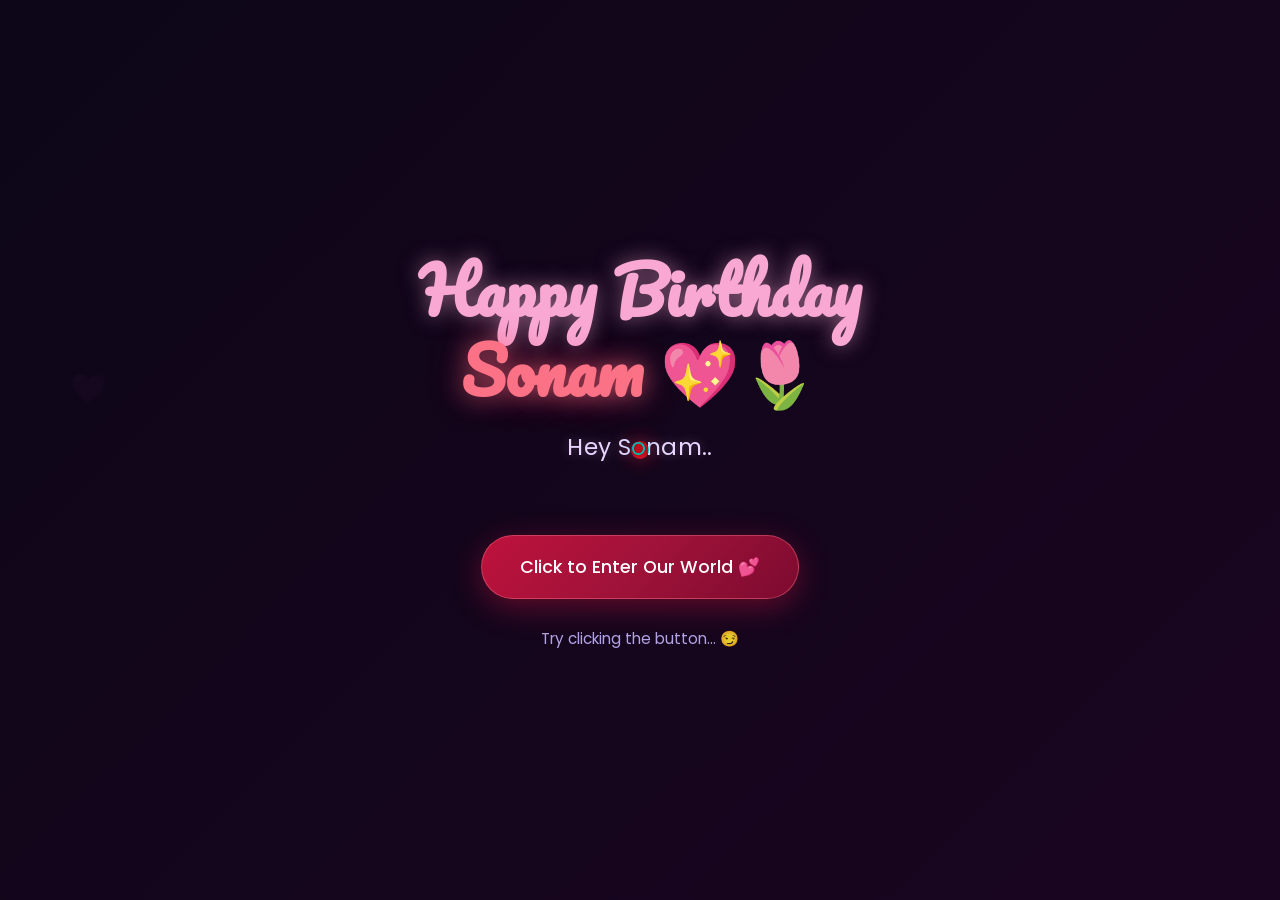
<file: index.html>
<!DOCTYPE html>
<html lang="en">
<head>
    <meta charset="UTF-8">
    <meta name="viewport" content="width=device-width, initial-scale=1.0">
    <title>Happy Birthday Sonam 💖</title>
    <script src="https://cdnjs.cloudflare.com/ajax/libs/gsap/3.12.5/gsap.min.js"></script>
    <link rel="stylesheet" href="style.css">
    <link href="https://fonts.googleapis.com/css2?family=Pacifico&family=Poppins:wght@300;400;500;600&display=swap" rel="stylesheet">
</head>
<body>
    <div class="cursor"></div>
    <div class="floating-container" id="floatingContainer"></div>

    <div class="container">
        <h1 class="title">
            <span class="happy">Happy Birthday</span><br>
            <span class="name">Sonam</span> 💖🌷
        </h1>
        <div class="greeting" id="greeting"></div>
        
        <button class="cta-button" id="enterBtn">
            Click to Enter Our World 💕
        </button>
        
        <p class="hint" id="hintText">Try clicking the button... 😏</p>
    </div>

    <script src="script.js"></script>
</body>
</html>
</file>
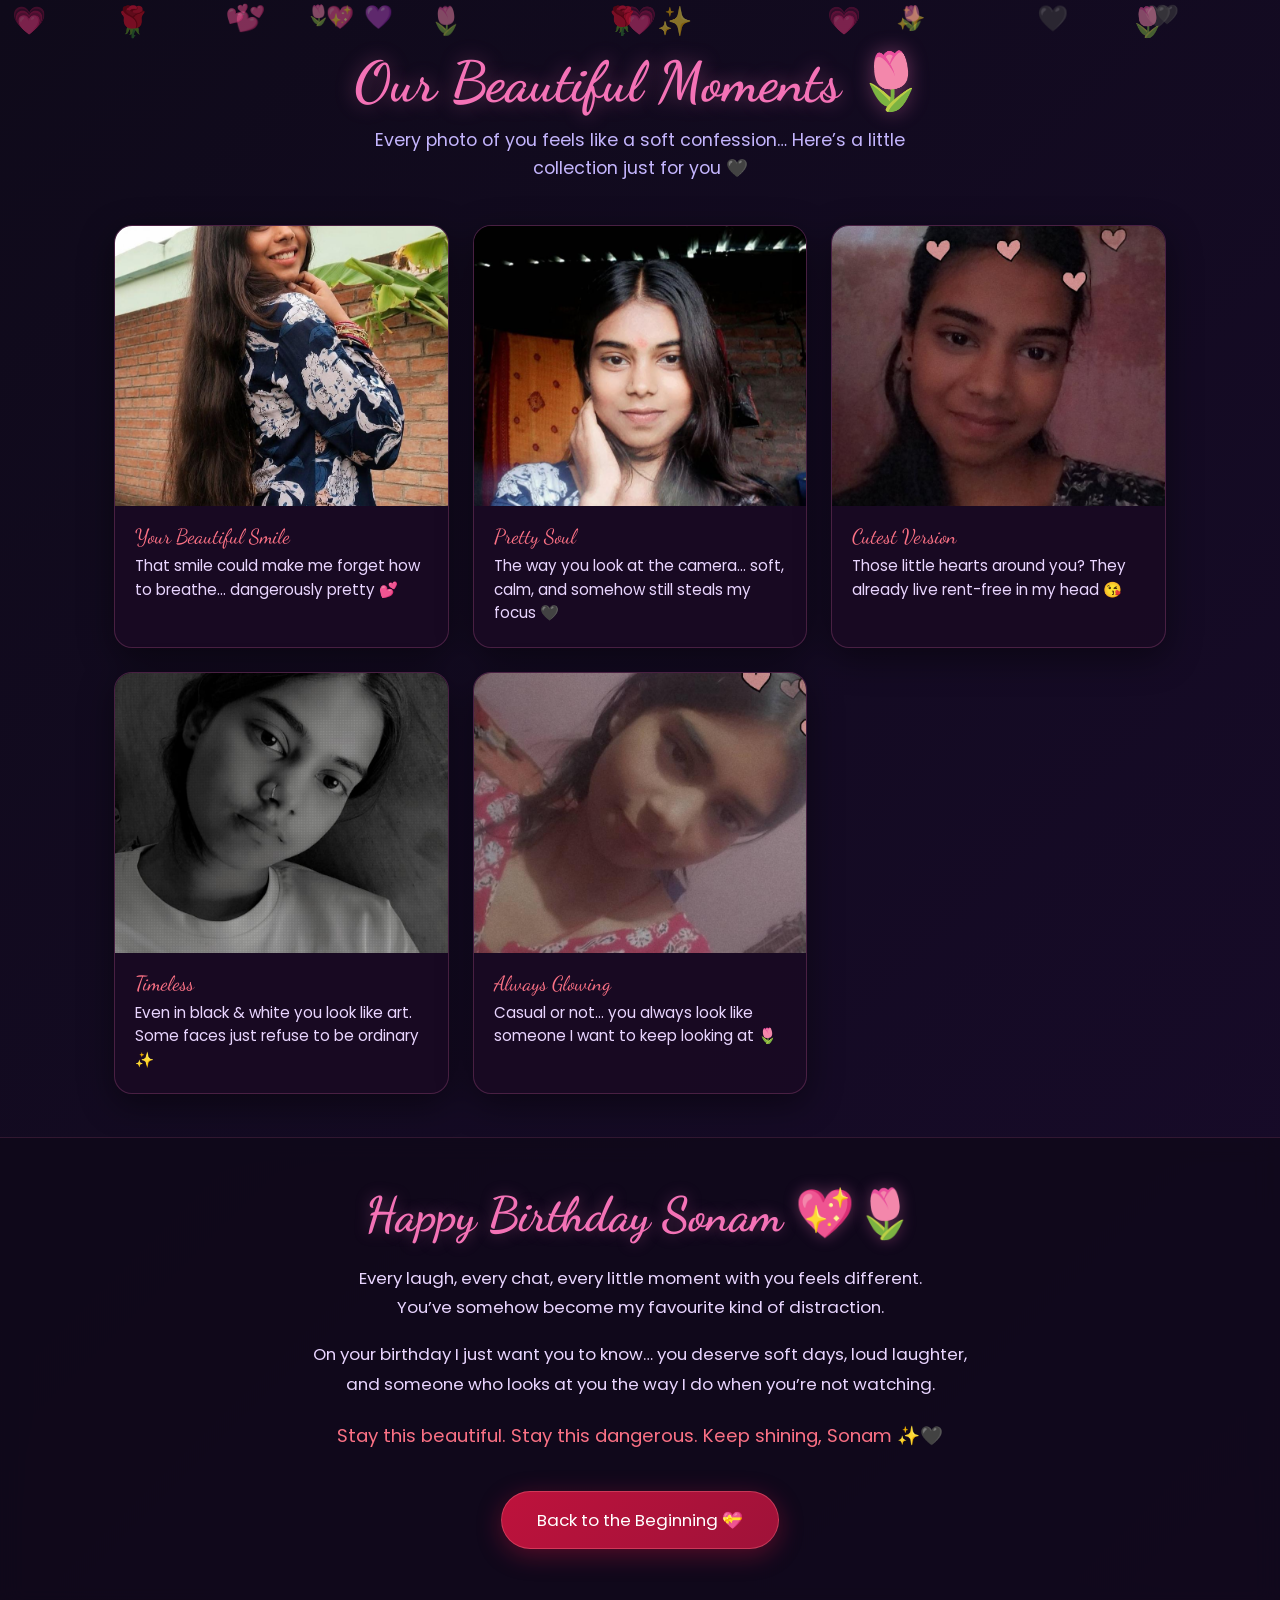
<file: memories.html>
<!DOCTYPE html>
<html lang="en">
<head>
    <meta charset="UTF-8">
    <meta name="viewport" content="width=device-width, initial-scale=1.0">
    <title>Our Moments - Sonam ✨</title>
    <script src="https://cdnjs.cloudflare.com/ajax/libs/gsap/3.12.5/gsap.min.js"></script>
    <link href="https://fonts.googleapis.com/css2?family=Pacifico&family=Poppins:wght@300;400;500;600&family=Dancing+Script:wght@600;700&display=swap" rel="stylesheet">
    <style>
        * { margin: 0; padding: 0; box-sizing: border-box; }

        body {
            min-height: 100vh;
            background: linear-gradient(135deg, #0f0a1a 0%, #1a0b2e 30%, #2d0a1f 60%, #1a0520 100%);
            background-size: 400% 400%;
            animation: gradientFlow 18s ease infinite;
            font-family: 'Poppins', sans-serif;
            color: #f3e8ff;
            overflow-x: hidden;
        }

        @keyframes gradientFlow {
            0% { background-position: 0% 50%; }
            50% { background-position: 100% 50%; }
            100% { background-position: 0% 50%; }
        }

        .floating-hearts {
            position: fixed;
            inset: 0;
            pointer-events: none;
            z-index: 1;
        }

        .heart {
            position: absolute;
            font-size: 1.35rem;
            opacity: 0.5;
            animation: floatUp linear infinite;
        }

        @keyframes floatUp {
            0% { transform: translateY(100vh) rotate(0deg); opacity: 0; }
            15% { opacity: 0.55; }
            85% { opacity: 0.45; }
            100% { transform: translateY(-10vh) rotate(360deg); opacity: 0; }
        }

        .welcome {
            text-align: center;
            padding: 3rem 1.5rem 1.5rem;
            position: relative;
            z-index: 5;
        }

        .welcome h1 {
            font-family: 'Dancing Script', cursive;
            font-size: clamp(2.4rem, 6vw, 3.5rem);
            color: #f472b6;
            text-shadow: 0 0 20px rgba(244, 114, 182, 0.4);
            margin-bottom: 0.6rem;
        }

        .welcome p {
            font-size: 1.1rem;
            max-width: 560px;
            margin: 0 auto;
            line-height: 1.6;
            color: #c4b5fd;
        }

        .memory-grid {
            max-width: 1100px;
            margin: 0 auto;
            padding: 1.2rem 1.5rem;
            display: grid;
            grid-template-columns: repeat(auto-fit, minmax(280px, 1fr));
            gap: 1.5rem;
            position: relative;
            z-index: 5;
        }

        .memory-card {
            background: rgba(25, 10, 35, 0.92);
            border-radius: 18px;
            overflow: hidden;
            box-shadow: 0 10px 35px rgba(0,0,0,0.45);
            border: 1px solid rgba(244, 114, 182, 0.22);
            transition: transform 0.35s ease, box-shadow 0.35s ease;
            opacity: 1 !important; /* Force visible */
        }

        .memory-card:hover {
            transform: translateY(-8px);
            box-shadow: 0 16px 40px rgba(190, 18, 60, 0.28);
            border-color: rgba(244, 114, 182, 0.4);
        }

        .memory-img {
            width: 100%;
            height: 280px;
            object-fit: cover;
            display: block;
            opacity: 1 !important;
            filter: none !important;
            background: #1a0b2e;
        }

        .memory-content {
            padding: 1.15rem 1.25rem 1.35rem;
        }

        .memory-date {
            font-family: 'Dancing Script', cursive;
            color: #fb7185;
            font-size: 1.28rem;
            margin-bottom: 0.3rem;
        }

        .memory-caption {
            font-size: 0.95rem;
            line-height: 1.55;
            color: #e9d5ff;
        }

        .final-message {
            text-align: center;
            padding: 3rem 1.5rem 4rem;
            margin-top: 1.5rem;
            background: rgba(15, 8, 25, 0.75);
            backdrop-filter: blur(12px);
            position: relative;
            z-index: 5;
            border-top: 1px solid rgba(244, 114, 182, 0.15);
        }

        .final-message h2 {
            font-family: 'Dancing Script', cursive;
            font-size: clamp(2.1rem, 5vw, 3rem);
            color: #f472b6;
            margin-bottom: 1.3rem;
            animation: heartbeat 2.2s ease-in-out infinite;
            text-shadow: 0 0 15px rgba(244, 114, 182, 0.35);
        }

        @keyframes heartbeat {
            0%, 100% { transform: scale(1); }
            50% { transform: scale(1.05); }
        }

        .final-message p {
            font-size: 1.05rem;
            max-width: 680px;
            margin: 0 auto 1.1rem;
            line-height: 1.75;
            color: #e9d5ff;
        }

        .back-btn {
            display: inline-block;
            margin-top: 1.3rem;
            padding: 0.95rem 2.2rem;
            background: linear-gradient(135deg, #be123c, #9f1239);
            color: white;
            border: 1px solid rgba(251, 113, 133, 0.4);
            border-radius: 50px;
            font-size: 1.05rem;
            font-family: 'Poppins', sans-serif;
            text-decoration: none;
            box-shadow: 0 6px 25px rgba(190, 18, 60, 0.4);
            transition: all 0.3s ease;
        }

        .back-btn:hover {
            transform: translateY(-3px);
            background: linear-gradient(135deg, #e11d48, #be123c);
        }

        @media (max-width: 600px) {
            .memory-grid { grid-template-columns: 1fr; }
            .memory-img { height: 320px; }
        }
    </style>
</head>
<body>
    <div class="floating-hearts" id="hearts"></div>

    <section class="welcome">
        <h1>Our Beautiful Moments 🌷</h1>
        <p>Every photo of you feels like a soft confession… Here’s a little collection just for you 🖤</p>
    </section>

    <div class="memory-grid">
        <div class="memory-card">
            <img src="photos/photo1.jpg" alt="Sonam" class="memory-img" loading="eager">
            <div class="memory-content">
                <div class="memory-date">Your Beautiful Smile</div>
                <div class="memory-caption">That smile could make me forget how to breathe… dangerously pretty 💕</div>
            </div>
        </div>

        <div class="memory-card">
            <img src="photos/photo2.jpg" alt="Sonam" class="memory-img" loading="eager">
            <div class="memory-content">
                <div class="memory-date">Pretty Soul</div>
                <div class="memory-caption">The way you look at the camera… soft, calm, and somehow still steals my focus 🖤</div>
            </div>
        </div>

        <div class="memory-card">
            <img src="photos/photo3.jpg" alt="Sonam" class="memory-img" loading="eager">
            <div class="memory-content">
                <div class="memory-date">Cutest Version</div>
                <div class="memory-caption">Those little hearts around you? They already live rent-free in my head 😘</div>
            </div>
        </div>

        <div class="memory-card">
            <img src="photos/photo4.jpg" alt="Sonam" class="memory-img" loading="eager">
            <div class="memory-content">
                <div class="memory-date">Timeless</div>
                <div class="memory-caption">Even in black & white you look like art. Some faces just refuse to be ordinary ✨</div>
            </div>
        </div>

        <div class="memory-card">
            <img src="photos/photo5.jpg" alt="Sonam" class="memory-img" loading="eager">
            <div class="memory-content">
                <div class="memory-date">Always Glowing</div>
                <div class="memory-caption">Casual or not… you always look like someone I want to keep looking at 🌷</div>
            </div>
        </div>
    </div>

    <section class="final-message">
        <h2>Happy Birthday Sonam 💖🌷</h2>
        <p>
            Every laugh, every chat, every little moment with you feels different.<br>
            You’ve somehow become my favourite kind of distraction.
        </p>
        <p>
            On your birthday I just want you to know… you deserve soft days, loud laughter, and someone who looks at you the way I do when you’re not watching.
        </p>
        <p style="font-size: 1.15rem; color: #fb7185; margin-top: 1.3rem;">
            Stay this beautiful. Stay this dangerous. Keep shining, Sonam ✨🖤
        </p>
        <a href="index.html" class="back-btn">Back to the Beginning 💝</a>
    </section>

    <script>
        // Floating hearts
        const heartsContainer = document.getElementById('hearts');
        const heartEmojis = ['🌷', '💖', '💗', '🖤', '💕', '🌹', '💜', '✨'];
        
        for (let i = 0; i < 18; i++) {
            const heart = document.createElement('div');
            heart.className = 'heart';
            heart.textContent = heartEmojis[Math.floor(Math.random() * heartEmojis.length)];
            heart.style.left = Math.random() * 100 + 'vw';
            heart.style.animationDuration = (Math.random() * 8 + 11) + 's';
            heart.style.animationDelay = (Math.random() * 9) + 's';
            heart.style.fontSize = (Math.random() * 0.8 + 1.1) + 'rem';
            heartsContainer.appendChild(heart);
        }

        // Simple fade-in without risk of stuck opacity
        if (typeof gsap !== 'undefined') {
            gsap.from('.welcome', { opacity: 0, y: 25, duration: 0.9, ease: "power2.out" });
            gsap.from('.memory-card', { 
                y: 30, 
                duration: 0.7, 
                stagger: 0.1, 
                delay: 0.2,
                ease: "power2.out",
                clearProps: "all"   // important: removes inline styles after animation
            });
        }
    </script>
</body>
</html>
</file>
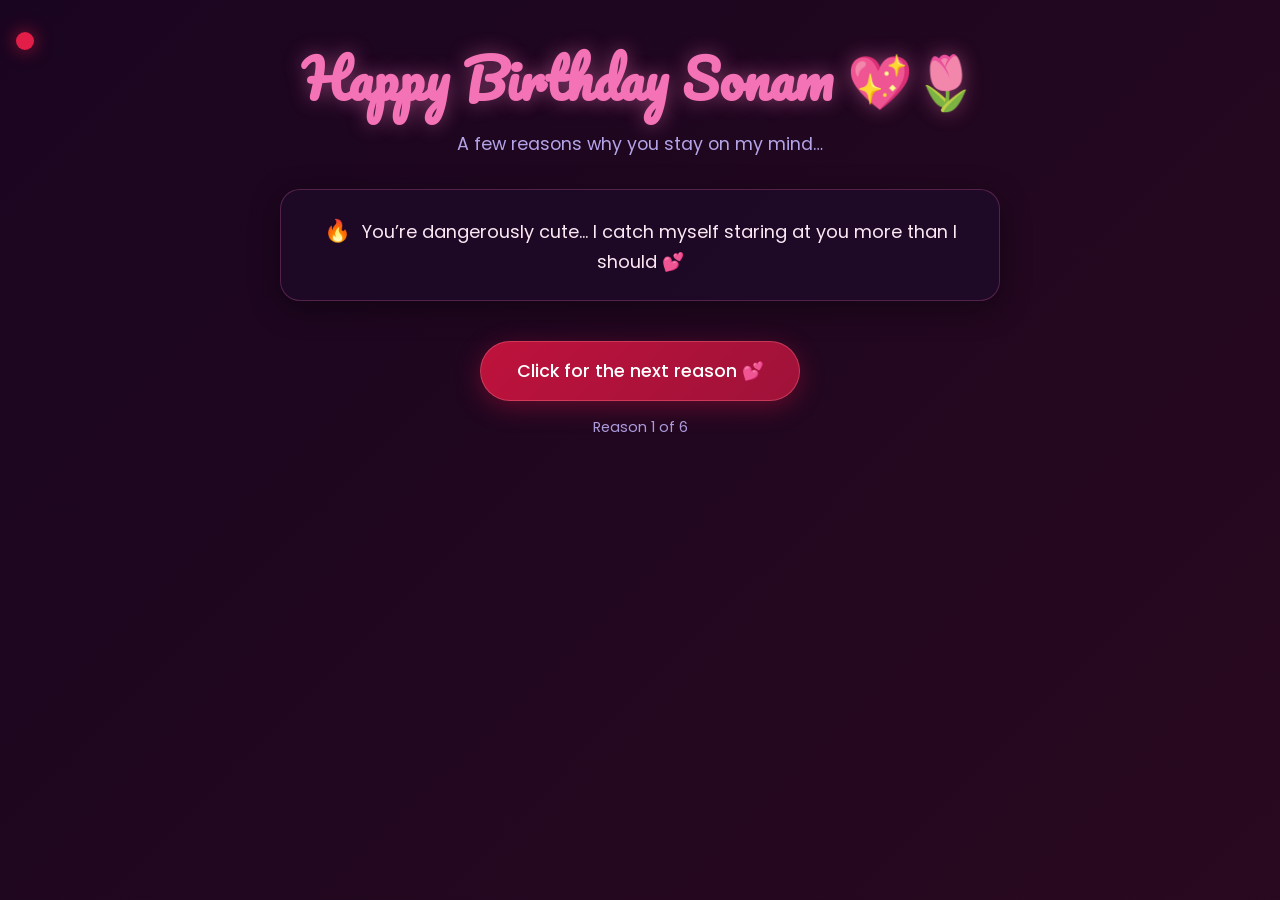
<file: reasons.html>
<!DOCTYPE html>
<html lang="en">
<head>
    <meta charset="UTF-8">
    <meta name="viewport" content="width=device-width, initial-scale=1.0">
    <title>Why You're Special - Sonam 💖</title>
    <link rel="stylesheet" href="reasons.css">
    <link href="https://fonts.googleapis.com/css2?family=Pacifico&family=Poppins:wght@300;400;500;600&display=swap" rel="stylesheet">
</head>
<body>
    <div class="cursor"></div>
    <div class="floating-container" id="floatingContainer"></div>

    <div class="container">
        <h1 class="main-title">Happy Birthday Sonam 💖🌷</h1>
        <p class="subtitle">A few reasons why you stay on my mind…</p>

        <div id="reasons-container"></div>

        <button class="shuffle-button" id="nextBtn">Click for the next reason 💕</button>
        <div class="reason-counter" id="counter"></div>
    </div>

    <script src="reasons.js"></script>
</body>
</html>
</file>
<file: style.css>
* {
    margin: 0;
    padding: 0;
    box-sizing: border-box;
}

body {
    min-height: 100vh;
    display: flex;
    flex-direction: column;
    align-items: center;
    justify-content: center;
    background: linear-gradient(-45deg, #0f0a1a, #1a0b2e, #2d0a1f, #1a0520, #0d0618);
    background-size: 400% 400%;
    animation: gradientBG 18s ease infinite;
    font-family: 'Poppins', sans-serif;
    overflow: hidden;
    position: relative;
    color: #f3e8ff;
}

@keyframes gradientBG {
    0% { background-position: 0% 50%; }
    50% { background-position: 100% 50%; }
    100% { background-position: 0% 50%; }
}

.cursor {
    width: 18px;
    height: 18px;
    background: #e11d48;
    border-radius: 50%;
    position: fixed;
    pointer-events: none;
    z-index: 9999;
    box-shadow: 0 0 20px rgba(225, 29, 72, 0.7);
    mix-blend-mode: difference;
}

.container {
    text-align: center;
    z-index: 10;
    padding: 2rem;
    position: relative;
    width: 100%;
    max-width: 600px;
}

.title {
    font-family: 'Pacifico', cursive;
    font-size: clamp(2.4rem, 7vw, 4rem);
    margin-bottom: 1.3rem;
    line-height: 1.25;
    opacity: 0;
    transform: translateY(30px);
}

.title .happy {
    color: #f9a8d4;               /* soft pink */
    text-shadow: 0 0 20px rgba(249, 168, 212, 0.5);
    display: inline-block;
}

.title .name {
    color: #fb7185;               /* brighter rose/red */
    text-shadow: 0 0 25px rgba(251, 113, 133, 0.6), 0 0 40px rgba(225, 29, 72, 0.3);
    display: inline-block;
}

.greeting {
    font-size: clamp(1.1rem, 3.2vw, 1.45rem);
    color: #e9d5ff;
    margin-bottom: 2.8rem;
    min-height: 2.6em;
    font-weight: 400;
    letter-spacing: 0.3px;
    text-shadow: 0 0 12px rgba(233, 213, 255, 0.3);
}

.cta-button {
    padding: 1.1rem 2.4rem;
    font-size: 1.1rem;
    font-family: 'Poppins', sans-serif;
    font-weight: 500;
    background: linear-gradient(135deg, #be123c, #9f1239, #7c0a2f);
    border: 1px solid rgba(251, 113, 133, 0.45);
    border-radius: 50px;
    color: #fff;
    cursor: pointer;
    box-shadow: 0 8px 30px rgba(190, 18, 60, 0.45);
    transition: transform 0.15s ease, box-shadow 0.2s ease;
    position: relative;
    z-index: 20;
    user-select: none;
}

.cta-button:hover {
    box-shadow: 0 12px 35px rgba(190, 18, 60, 0.6);
}

.hint {
    margin-top: 1.8rem;
    font-size: 0.95rem;
    color: #c4b5fd;
    opacity: 0.9;
    min-height: 1.4em;
}

.floating {
    position: absolute;
    pointer-events: none;
    opacity: 0;
    z-index: 1;
    font-size: 1.5rem;
}

@media (max-width: 600px) {
    .title { font-size: 2.3rem; }
    .greeting { font-size: 1.1rem; }
    .cta-button { font-size: 1rem; padding: 1rem 1.9rem; }
}
</file>
<file: reasons.css>
* {
    margin: 0;
    padding: 0;
    box-sizing: border-box;
}

body {
    min-height: 100vh;
    background: linear-gradient(-45deg, #0f0a1a, #1a0b2e, #2d0a1f, #1a0520);
    background-size: 400% 400%;
    animation: gradientBG 16s ease infinite;
    font-family: 'Poppins', sans-serif;
    overflow-x: hidden;
    padding: 2rem 1rem;
    position: relative;
    color: #f3e8ff;
}

@keyframes gradientBG {
    0% { background-position: 0% 50%; }
    50% { background-position: 100% 50%; }
    100% { background-position: 0% 50%; }
}

.cursor {
    width: 18px;
    height: 18px;
    background: #e11d48;
    border-radius: 50%;
    position: fixed;
    pointer-events: none;
    z-index: 9999;
    box-shadow: 0 0 18px rgba(225, 29, 72, 0.7);
}

.container {
    max-width: 720px;
    margin: 0 auto;
    text-align: center;
    position: relative;
    z-index: 10;
}

.main-title {
    font-family: 'Pacifico', cursive;
    font-size: clamp(2.1rem, 5.5vw, 3.3rem);
    color: #f472b6;
    text-shadow: 0 0 20px rgba(244, 114, 182, 0.45);
    margin-bottom: 0.4rem;
    animation: bounce 2.2s ease infinite;
}

@keyframes bounce {
    0%, 100% { transform: translateY(0); }
    50% { transform: translateY(-7px); }
}

.subtitle {
    color: #c4b5fd;
    font-size: 1.1rem;
    margin-bottom: 2rem;
    opacity: 0.9;
}

#reasons-container {
    display: flex;
    flex-direction: column;
    gap: 1.15rem;
    margin-bottom: 2rem;
}

.reason-card {
    background: rgba(30, 10, 40, 0.85);
    border-radius: 20px;
    padding: 1.5rem 1.7rem;
    box-shadow: 0 8px 30px rgba(0, 0, 0, 0.4);
    border: 1px solid rgba(244, 114, 182, 0.25);
    transition: all 0.35s ease;
    position: relative;
    overflow: hidden;
}

.reason-card:hover {
    transform: translateY(-5px);
    box-shadow: 0 14px 40px rgba(190, 18, 60, 0.25);
    border-color: rgba(244, 114, 182, 0.45);
}

.reason-text {
    font-size: 1.12rem;
    color: #fce7f3;
    line-height: 1.55;
    font-weight: 400;
}

.reason-text .emoji {
    font-size: 1.35rem;
    margin-right: 6px;
}

.shuffle-button {
    background: linear-gradient(135deg, #be123c, #9f1239);
    border: 1px solid rgba(251, 113, 133, 0.4);
    border-radius: 50px;
    padding: 1rem 2.2rem;
    font-size: 1.1rem;
    color: white;
    font-family: 'Poppins', sans-serif;
    font-weight: 500;
    box-shadow: 0 6px 25px rgba(190, 18, 60, 0.4);
    transition: all 0.3s ease;
    margin-top: 0.5rem;
    cursor: pointer;
}

.shuffle-button:hover {
    transform: scale(1.06);
    background: linear-gradient(135deg, #e11d48, #be123c);
    box-shadow: 0 10px 30px rgba(190, 18, 60, 0.55);
}

.shuffle-button.final {
    background: linear-gradient(135deg, #7c3aed, #be123c);
}

.reason-counter {
    margin-top: 1rem;
    font-size: 0.9rem;
    color: #c4b5fd;
    opacity: 0.85;
}

.floating {
    position: fixed;
    pointer-events: none;
    z-index: 1;
    font-size: 1.4rem;
    opacity: 0;
}

@media (max-width: 600px) {
    .reason-text { font-size: 1.05rem; }
    .shuffle-button { font-size: 1rem; padding: 0.9rem 1.8rem; }
}
</file>
